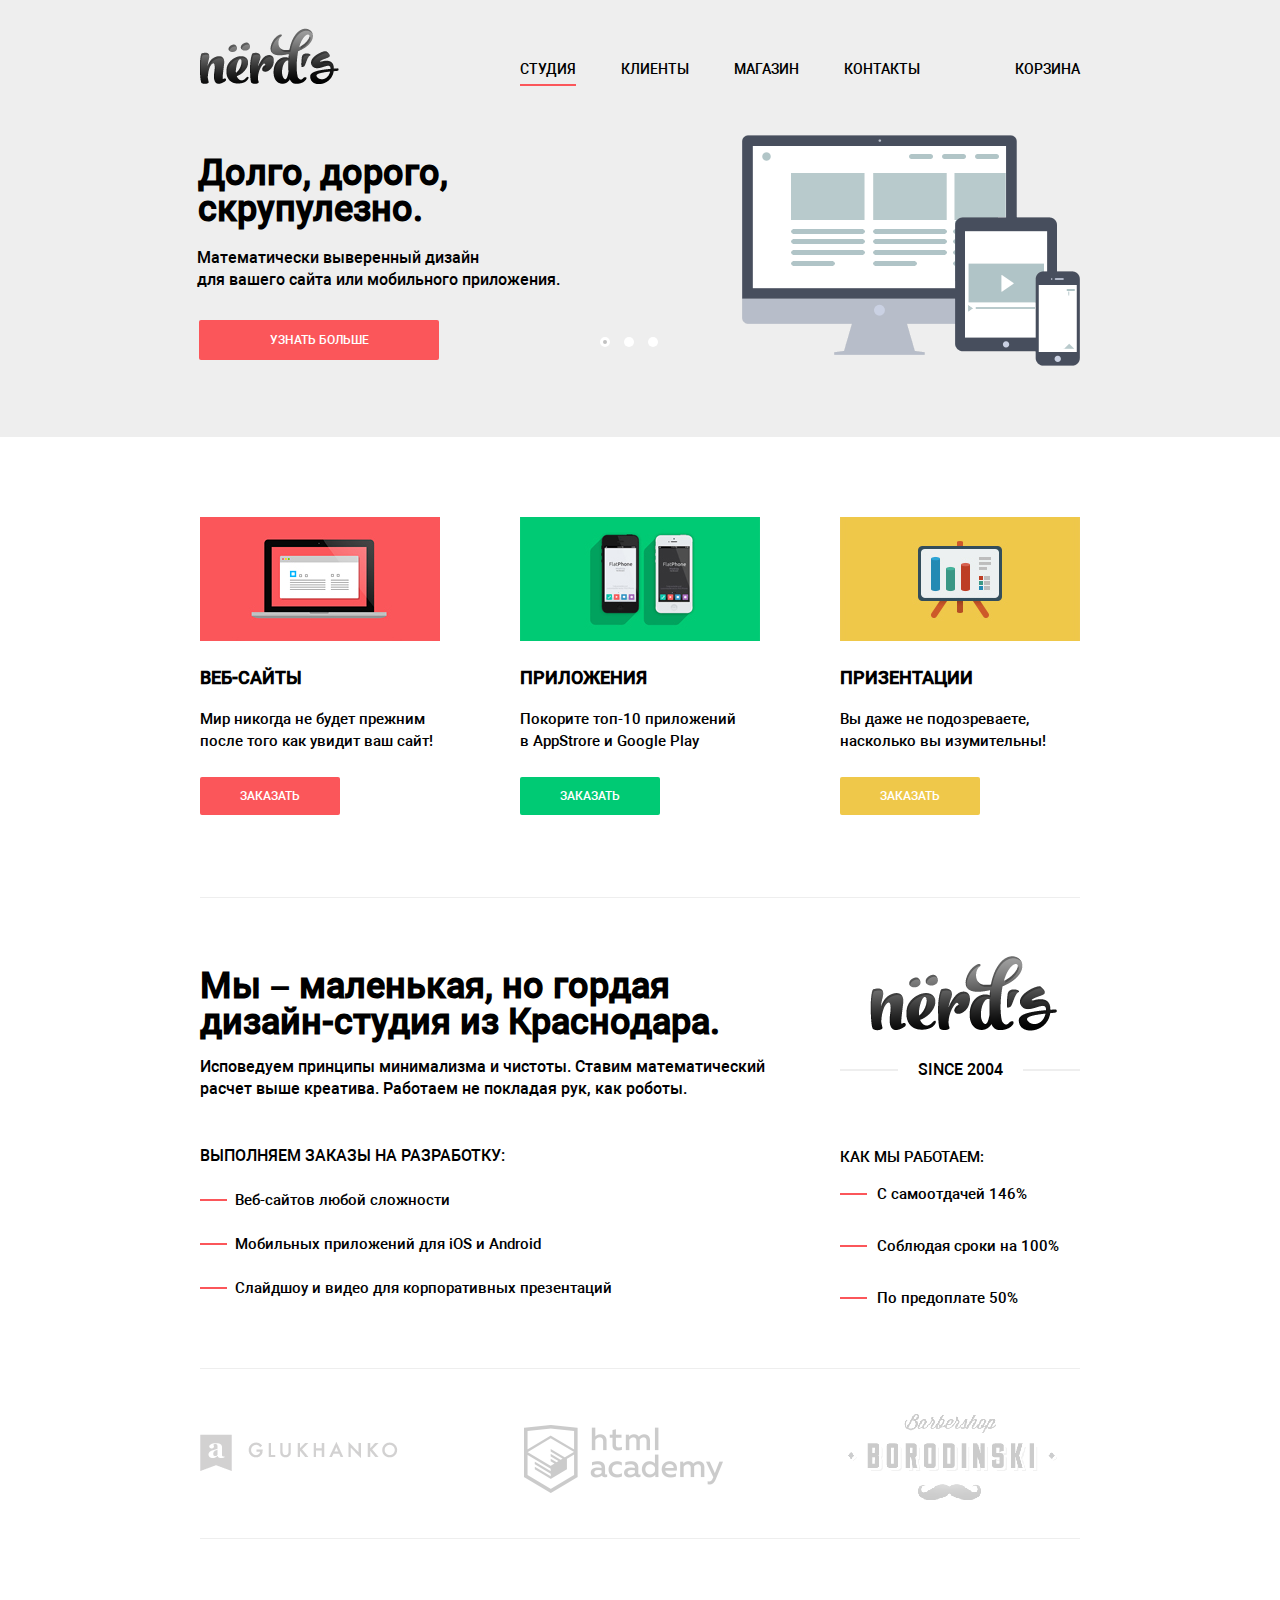
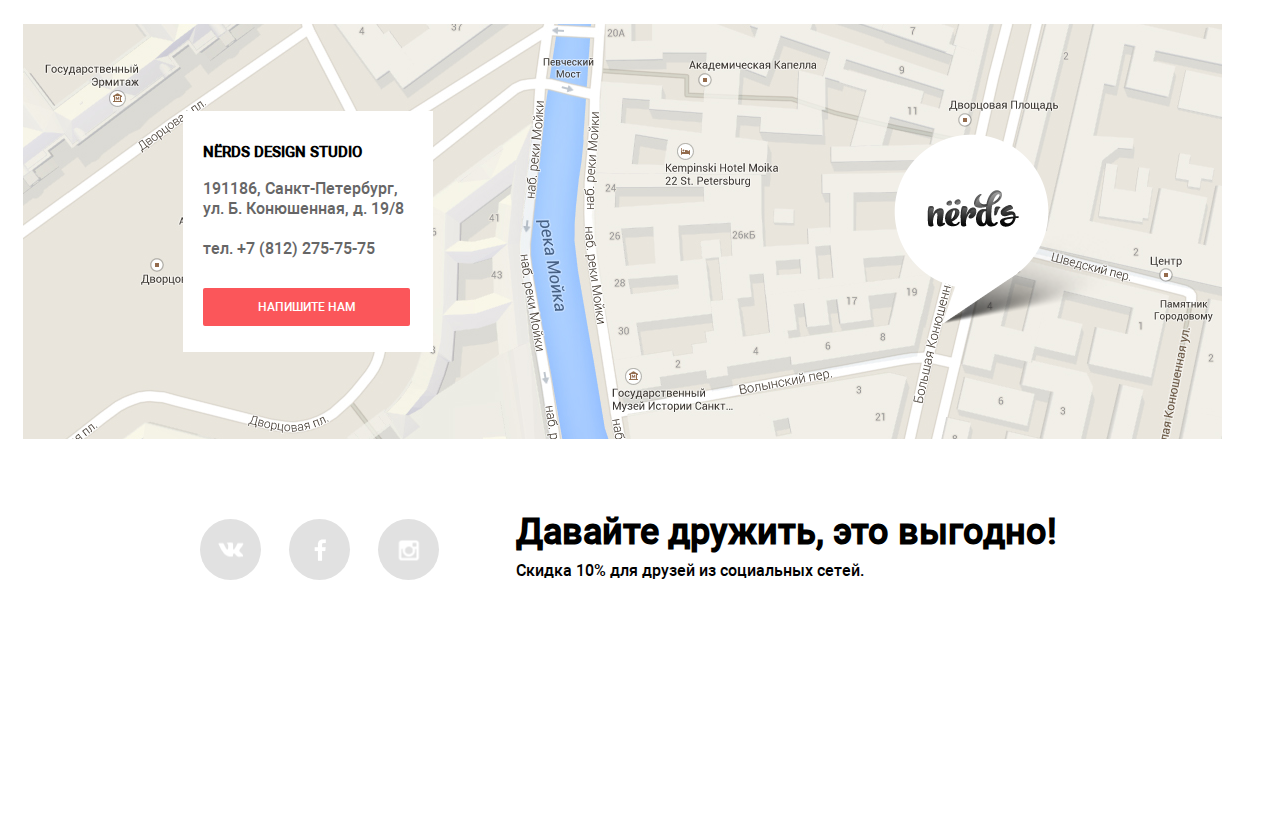
<file: index.html>
<!DOCTYPE html>
<html lang="ru">
<head>
  <meta charset="UTF-8">
  <title>Nerds</title>
  <link rel="stylesheet" href="css/normalize.css">
  <link rel="stylesheet" href="css/style.css">
  
</head>
<body>
<header class="header-main">

  <div class="header-main__wrapper container">
    <div class="header-main__top">


      <div class="header-main__logo">
        <img src="img/logo/logo.png" alt="Логотип фирмы">
      </div>

      <nav class="main-nav">
        <ul class="main-nav__list">
          <li class="main-nav__item">
            <a href="#" class="main-nav__link main-nav__link--main">Студия</a>
          </li>
          <li class="main-nav__item">
            <a href="#" class="main-nav__link">Клиенты</a>
          </li>
          <li class="main-nav__item">
            <a href="catalog.html" class="main-nav__link">Магазин</a>
          </li>
          <li class="main-nav__item">
            <a href="#" class="main-nav__link">Контакты</a>
          </li>
          <li class="main-nav__item">
            <a href="#" class="main-nav__link main-nav__link--basket">Корзина</a>
          </li>
        </ul>  
      </nav>  

    </div>

    <div class="slider container">

      <input class="slider__input slider__input--1" type="radio" id="btn-1" name="toggle" checked>
      <input class="slider__input slider__input--2" type="radio" id="btn-2" name="toggle">
      <input class="slider__input slider__input--3" type="radio" id="btn-3" name="toggle">
    
      <div class="slider__controls">
        <label class="control control--1" for="btn-1"></label>
        <label class="control control--2" for="btn-2"></label>
        <label class="control control--3" for="btn-3"></label>
      </div>
        
      <ul class="slider__list clearfix">
        <li class="slider__item">
          <div class="slider__wrapper">
            <h1 class="slider__title">Долго, дорого,<br> скрупулезно.</h1>
            <p class="slider__text">Математически выверенный дизайн<br>для вашего сайта или мобильного приложения.</p>
            <button class="slider__btn btn" type="submit">узнать больше</button>
          </div>
          <img class="slider__img" src="img/slider/slider1.png" alt="">
        </li>
        <li class="slider__item">
          <div class="slider__wrapper">
            <h1 class="slider__title">Любите ли вы математику,<br> как любим ее мы?</h1>
            <p class="slider__text">Нашим дизайнерам мы удаляем нейроны, ответственные<br>за креатив, чтобы дать им возможность все просчитать</p>
            <button class="slider__btn btn" type="submit">узнать больше</button>
          </div>
          <img class="slider__img" src="img/slider/slider2.png" alt="">
        </li>
        <li class="slider__item">
          <div class="slider__wrapper">
            <h1 class="slider__title">Только наркотики,<br>только хардкор!</h1>
            <p class="slider__text">Все дизайнерские решения в нашей компании принимаются<br>только под воздействием качественных галлюциногенов</p>
            <button class="slider__btn btn" type="submit">узнать больше</button>
          </div>
          <img class="slider__img" src="img/slider/slider3.png" alt="">
        </li>
      </ul>
    </div>
  </div>
</header>


<main class="content-main container">
  
  <section class="wrapper clearfix">

    <div class="services">
      <img src="img/picture/1.jpg" alt="Картика экрана монитора" class="services__img">
      <h3 class="services__title">Веб-сайты</h3>
      <p class="services__text">Мир никогда не будет прежним после того как увидит ваш сайт!</p>
      <button class="services__btn btn">Заказать</button>
    </div>
  
    <div class="services">
      <img src="img/picture/2.jpg" alt="Картинка мобильных телефонов" class="services__img">
      <h3 class="services__title">Приложения</h3>
      <p class="services__text">Покорите топ-10 приложений<br>в AppStrore и Google Play</p>
      <button class="services__btn btn">Заказать</button>
    </div>

    <div class="services">
      <img src="img/picture/3.jpg" alt="Картинка диаграммы" class="services__img">
      <h3 class="services__title">Призентации</h3>
      <p class="services__text">Вы даже не подозреваете,<br>насколько вы изумительны!</p>
      <button class="services__btn btn">Заказать</button>
    </div>

  </section>

  <section class="about-us clearfix">

    <div class="information">
      <h2 class="information__title">Мы &#8211; маленькая, но гордая<br>дизайн-студия из Краснодара.</h2>
      <p class="information__text">Исповедуем принципы минимализма и чистоты. Ставим математический<br>расчет выше креатива. Работаем не покладая рук, как роботы.</p>
      <p class="information__desc">Выполняем заказы на разработку:</p>
      <ul class="information__list">
        <li class="information__item">
          Веб-сайтов любой сложности
        </li>
        <li class="information__item">
          Мобильных приложений для iOS и Android
        </li>
        <li class="information__item">
          Слайдшоу и видео для корпоративных презентаций
        </li>
      </ul>
    </div>

    <div class="working-time">
      <img src="img/logo/logo-2.png" alt="Логотип фирмы" class="working-time__img">
      <div class="working-time__line">
        <p class="working-time__desc">since 2004</p>
      </div>
      <p class="working-time__text">Как мы работаем:</p>
      <ul class="working-time__list">
        <li class="working-time__item">С самоотдачей 146%</li>
        <li class="working-time__item">Соблюдая сроки на 100%</li>
        <li class="working-time__item">По предоплате 50%</li>
      </ul>
    </div>
  </section>

  <section class="product-gallery">
     
    <div class="product-gallery__wrapper">
      <a href="#" class="product-gallery__link">
        <img src="img/logo-firm/1.png" alt="Glukhanko" class="product-gallery__img">
      </a>
    </div>
    <div class="product-gallery__wrapper">
      <a href="#" class="product-gallery__link">
        <img src="img/logo-firm/2.png" alt="Htmlacademy" class="product-gallery__img">
      </a>
    </div>
    <div class="product-gallery__wrapper">
      <a href="#" class="product-gallery__link">
        <img src="img/logo-firm/3.png" alt="Barbershop Borodinski" class="product-gallery__img">
      </a>
    </div>

  </section>


</main>


<footer class="footer-main">
  
  <section class="footer-map">

    <div class="contacts">
      <h4 class="contacts__title">NЁRDS DESIGN STUDIO</h4>
      <p class="contacts__text">191186, Санкт-Петербург,<br>ул. Б. Конюшенная, д. 19/8</p>
      <p class="contacts__desc">тел. +7 (812) 275-75-75</p>
      <button class="contacts__btn  btn">Напишите нам</button>
    </div>

    <div class="footer-logo">
      <img src="img/other-pictures/sign.png" alt="Логотип фирмы" class="footer-logo__sign">
      <img src="img/logo/logo-small.png" alt="Логотип фримы" class="footer-logo__img">
    </div>

   
  </section>

  <section class="footer-bottom container">

    <div class="social">
      <a class="social__link  social__link--vk" href="#"></a>
      <a class="social__link  social__link--fb" href="#"></a>
      <a class="social__link  social__link--in" href="#"></a>
    </div>

    <h2 class="footer-bottom__title">Давайте дружить, это выгодно!</h2>
    <p class="footer-bottom__text">Скидка 10% для друзей из социальных сетей.</p>

  </section>
</footer>


      <div class="modal-content">

        <button class="modal-content__close" type="button" title="Закрыть">Закрыть</button>

        <form class="" action="#" method="post">

            <div class="modal-content__login">
              <label class="modal-content__text" for="user-name">Ваше имя:</label>
              <input class="modal-content__input" id="user-name" type="text" name="login-name" placeholder="Представтесь пожалуйста" required>
            </div>

            <div class="modal-content__email">
              <label class="modal-content__text" for="email-box">Ваш e-mail:</label>
              <input class="modal-content__input"  id="email-box" type="email" name="email" placeholder="Для отправки ответа" required>
            </div>
           
            <div class="modal-content__letter">
              <label class="modal-content__text" for="multiline-field">Текст письма:</label>
              <textarea class="modal-content__textarea" id="multiline-field" name="letter" cols="63" rows="5" placeholder="В свободной форме"></textarea> 
            </div>

            <button class="btn modal-content__btn" type="submit" title="Отправить">Отправить</button>
          
        </form>

      </div>
  <script src="js/script.js"></script>
</body>
</html>
</file>
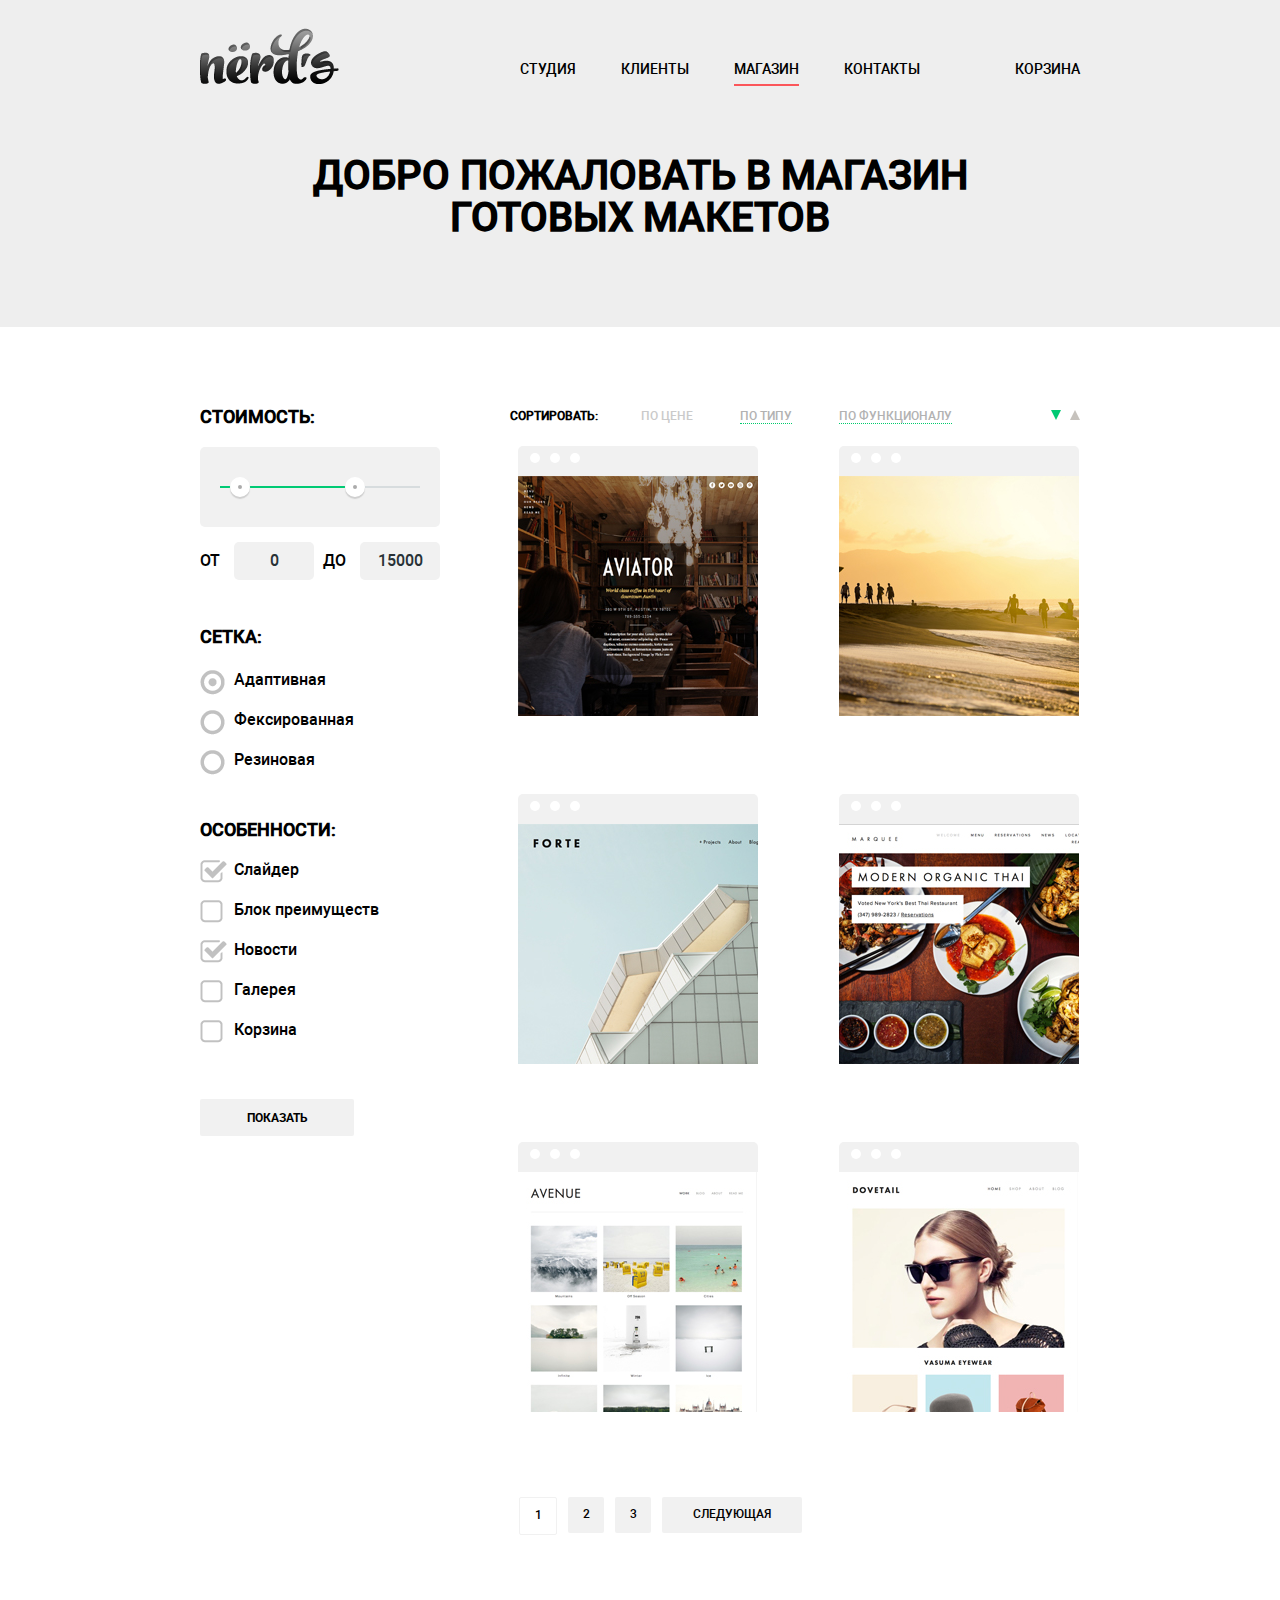
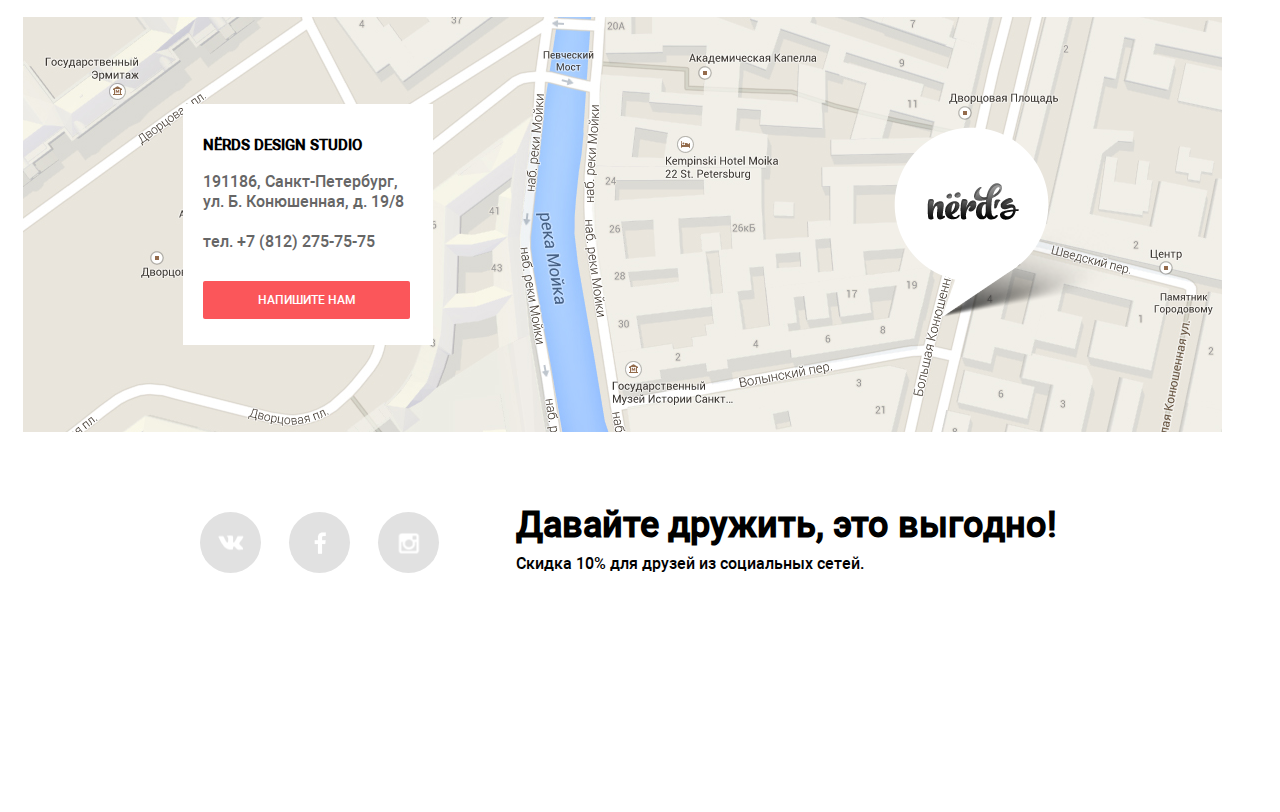
<file: catalog.html>
<!DOCTYPE html>
<html lang="ru">
  <head>
    <meta charset="UTF-8">
    <title>Nerds</title>
    <link rel="stylesheet" href="css/normalize.css">
    <link rel="stylesheet" href="css/style.css">
    <link href="https://fonts.googleapis.com/css?family=Roboto" rel="stylesheet">
  </head>
  <body>

    <header class="header-main header-main--catalog clearfix">

      <div class="header-main__wrapper container">

        <div class="header-main__logo">
          <img src="img/logo/logo.png" alt="Логотип фирмы">
        </div>

        <nav class="main-nav">
          <ul class="main-nav__list">
            <li class="main-nav__item">
              <a href="index.html" class="main-nav__link">Студия</a>
            </li>
            <li class="main-nav__item">
              <a href="#" class="main-nav__link">Клиенты</a>
            </li>
            <li class="main-nav__item">
              <a href="#" class="main-nav__link main-nav__link--catalog">Магазин</a>
            </li>
            <li class="main-nav__item">
              <a href="#" class="main-nav__link">Контакты</a>
            </li>
            <li class="main-nav__item">
              <a href="#" class="main-nav__link main-nav__link--basket">Корзина</a>
            </li>
          </ul>  
        </nav>  

        <h1 class="header-main__title">Добро пожаловать в магазин<br>готовых макетов</h1>
      
      </div>

    </header>


    <main class="content-main container clearfix">
      
      <div class="filter">

        <form action="#" class="filter__form">

          <h2 class="filter__title">Стоимость:</h2>

          <div class="range-filter">

            <div class="range-filter__controls">
              <div class="range-filter__scale"><div style="width:70%;" class="range-filter__bar"></div></div>
              <div class="range-filter__toggle  range-filter__toggle--min"></div>
              <div class="range-filter__toggle  range-filter__toggle--max"></div>
            </div>

            <div class="range-filter__price">
              <label class="range-filter__total range-filter__total--min">от
                <input class="range-filter__input range-filter__input--min" type="text" value="0">
                  <span> </span>
              </label>

              <label class="range-filter__total range-filter__total--max">до
                <input class="range-filter__input range-filter__input--max" type="text" value="15000">
              </label>
            </div>

          </div> 

              
          <div class="mesh">

            <h3 class="mesh__title">Сетка:</h3>

            <input class="mesh__input" type="radio" name="mesh" value="adaptive" id="rd1" checked><label class="mesh__label" for="rd1">Адаптивная</label>

            <input class="mesh__input" type="radio" name="mesh" value="fixed" id="rd2"><label class="mesh__label" for="rd2">Фексированная</label>

            <input class="mesh__input" type="radio" name="mesh" value="elastic" id="rd3"><label class="mesh__label" for="rd3">Резиновая</label>
             
          </div>

              
          <div class="features">

            <h3 class="features__title">Особенности:</h3>

            <input class="features__input" type="checkbox" name="feature1" value="slider" id="chx1" checked><label class="features__label" for="chx1">Слайдер</label>
            <input class="features__input" type="checkbox" name="feature2" value="advantages" id="chx2"><label class="features__label" for="chx2">Блок преимуществ</label>
            <input class="features__input" type="checkbox" name="feature3" value="news" id="chx3" checked><label class="features__label" for="chx2">Новости</label>
            <input class="features__input" type="checkbox" name="feature4" value="gallery" id="chx4"><label class="features__label" for="chx4">Галерея</label>
            <input class="features__input" type="checkbox" name="feature5" value="basket" id="chx5"><label class="features__label" for="chx5">Корзина</label>

          </div>

          <button class="filter__btn btn" type="submit">ПОКАЗАТЬ</button>

        </form>

      </div>

      <div class="catalog-content">

        <div class="catalog-sorting">

          <h3 class="catalog-sorting__title">Сортировать:</h3>

          <ul class="catalog-sorting__list">
            <li class="catalog-sorting__item">
              <a href="#" class="catalog-sorting__link">По цене</a>
            </li>
            <li class="catalog-sorting__item">
              <a href="#" class="catalog-sorting__link">По типу</a>
            </li>
            <li class="catalog-sorting__item">
              <a href="#" class="catalog-sorting__link">По функционалу</a>
            </li>
          </ul>

          <div class="guides">
            <a href="#" class="guides__link"></a>
            <a href="#" class="guides__link"></a>
          </div>

        </div>

        <div class="catalog-designs">
         
         <article class="design">
           <div class="design__price">
             <h4 class="design__title">Aviator</h4>
             <p class="design__text">Одностоничный макет<br>с авторским дизайном</p>
             <button class="design__btn btn">8000р</button>
           </div>
           <div class="design__header">
             <div class="design__circles"></div>
             <div class="design__circles"></div>
             <div class="design__circles"></div>
           </div>
           <img src="img/photo/photo1.jpg" alt="Макет AVIATOR" class="design__img">
         </article>

         <article class="design">
           <div class="design__price">
             <h4 class="design__title">Sunset</h4>
             <p class="design__text">Интернет магазин<br>с личным кабинетом</p>
             <button class="design__btn btn">10000р</button>
           </div>
           <div class="design__header">
             <div class="design__circles"></div>
             <div class="design__circles"></div>
             <div class="design__circles"></div>
           </div>
           <img src="img/photo/photo2.jpg" alt="Макет SUNSET" class="design__img">
         </article>

         <article class="design">
           <div class="design__price">
             <h4 class="design__title">Forte</h4>
             <p class="design__text">Отличный макет<br>для личного блога</p>
             <button class="design__btn btn">5000р</button>
           </div>
           <div class="design__header">
             <div class="design__circles"></div>
             <div class="design__circles"></div>
             <div class="design__circles"></div>
           </div>
           <img src="img/photo/photo3.jpg" alt="Макет FORTE" class="design__img">
         </article>

         <article class="design">
           <div class="design__price">
             <h4 class="design__title">Modern organic<br>thai</h4>
             <p class="design__text">Сайт для ресторана<br>быстрого питания</p>
             <button class="design__btn btn">12000р</button>
           </div>
           <div class="design__header">
             <div class="design__circles"></div>
             <div class="design__circles"></div>
             <div class="design__circles"></div>
           </div>
           <img src="img/photo/photo4.jpg" alt="Макет MODERN ORGANIC" class="design__img">
         </article>

         <article class="design">
           <div class="design__price">
             <h4 class="design__title">Avenue</h4>
             <p class="design__text">Макет для блога<br>о путешествиях</p>
             <button class="design__btn btn">8000р</button>
           </div>
           <div class="design__header">
             <div class="design__circles"></div>
             <div class="design__circles"></div>
             <div class="design__circles"></div>
           </div>
           <img src="img/photo/photo5.jpg" alt="Макет AVENUE" class="design__img">
         </article>

         <article class="design">
           <div class="design__price">
             <h4 class="design__title">Dovitail</h4>
             <p class="design__text">Интернет-магазин<br>с галереей товаров</p>
             <button class="design__btn btn">14000р</button>
           </div>
           <div class="design__header">
             <div class="design__circles"></div>
             <div class="design__circles"></div>
             <div class="design__circles"></div>
           </div>
           <img src="img/photo/photo6.jpg" alt="Макет Dovetail" class="design__img">
         </article>

        </div>

        <div class="catalog-paginator">
          
          <a href="catalog.html" class="catalog-paginator__link current">1</a>
          <a href="#"  class="catalog-paginator__link">2</a>
          <a href="#"  class="catalog-paginator__link">3</a>
          <a href="#"  class="catalog-paginator__link">Следующая</a>

        </div>

      </div>

    </main>

    <footer class="footer-main footer-main--catalog">
  
      <section class="footer-map">

        <div class="contacts">
          <h4 class="contacts__title">NЁRDS DESIGN STUDIO</h4>
          <p class="contacts__text">191186, Санкт-Петербург,<br>ул. Б. Конюшенная, д. 19/8</p>
          <p class="contacts__desc">тел. +7 (812) 275-75-75</p>
          <button class="contacts__btn  btn">Напишите нам</button>
        </div>

        <div class="footer-logo">
          <img src="img/other-pictures/sign.png" alt="Логотип фирмы" class="footer-logo__sign">
          <img src="img/logo/logo-small.png" alt="Логотип фирмы" class="footer-logo__img">
        </div>

   
      </section>

      <section class="footer-bottom container">

        <div class="social">
          <a class="social__link  social__link--vk" href="#"></a>
          <a class="social__link  social__link--fb" href="#"></a>
          <a class="social__link  social__link--in" href="#"></a>
        </div>

        <h2 class="footer-bottom__title">Давайте дружить, это выгодно!</h2>
        <p class="footer-bottom__text">Скидка 10% для друзей из социальных сетей.</p>

      </section>

    </footer>


  </body>
</html>
</file>
<file: css/style.css>
html,
body {
    min-width: 960px;
    margin: 0;
    padding: 0;
    font-size: 15px;
    line-height: 22px;
    font-weight: normal;
    font-family: "RobotoMedium", "Roboto", "Arial", sans-serif;
    color: #000;
}
.clearfix::after {
  content: "";
  display: table;
  clear: both;
}
.container {
    width: 880px;
    padding: 0 10px;
    margin: 0 auto;
}
@font-face {
  font-family: "RobotoMedium";
  src: url("../fonts/web/robotomedium.woff") format("woff"); }

@font-face {
  font-family: "Roboto";
  src: url("../fonts/web/roboto.woff") format("woff"); }






/*стилизация для index*/

.header-main {
  background-color: #eee;
  min-height: 437px;
}

.header-main__logo{
    float: left;
    width: 300px;
    height: 72px;
    padding-top: 28px;
    padding-bottom: 55px;
}

.main-nav {
    float: right;
    width: 560px;
    height: 42px;
    
    padding-top: 54px;
    
}

.main-nav__list {
    padding: 0;
    margin: 0;
    font-size: 0;
}

.main-nav__item {
    display: inline-block;
    
    padding-right: 45px;
    font-size: 14px;
    line-height: 30px;
    font-family: "RobotoMedium", "Roboto", "Arial", sans-serif;
    vertical-align: top;    
}

.main-nav__item:nth-child(4) {
    padding-right: 40px;
}

.main-nav__link {
    display: block;
   
    height: 30px;
    text-decoration: none;
    text-transform: uppercase;
    font-size: 14px;
    line-height: 30px;
   
    color: #000;
}

.main-nav__item:last-child {
    padding-right: 0;
}
.main-nav__link--basket {
    position: relative;
    padding-left: 55px;
} 

.main-nav__link--basket::befor {
    content: "";
    position: absolute;
    top: 0;
    left: 0;
    width: 15px;
    height: 15px;
    background: #000 url("../img/sprite/sprite.png") no-repeat;
    background-position: -5px -5px;
    opacity: 0.3;
}

.main-nav__link:hover {
    color: #fb565a;
}

.main-nav__link:active {
    color: #8f8f8f;
}

.main-nav__link--main {
    border-bottom: 2px solid #fb565a;
}

.main-nav__link--catalog {
    border-bottom: 2px solid #fb565a;
}

.slider {
   clear: both;
   height: 280px;
   position: relative;
   z-index: 10;
}

.slider__list {
   padding: 0;
   margin: 0;
   margin-left: -20px;
}

.slider__wrapper {
  float: left;

}

.slider__title {
  margin: 0;
  margin-left: 8px;
  font-size: 36px;
  line-height: 36px;
  font-family: "RobotoMedium", "Roboto", "Arial", sans-serif;
}

.slider__text {
    margin-top: 20px;
    margin-bottom: 29px;
    margin-left: 7px;
    font-size: 16px;
    line-height: 22px;
}

.btn {
    border: none;
    border-radius: 2px;
    font-size: 12px;
    line-height: 18px;
    text-transform: uppercase;
}


.slider__btn {
    width: 240px;
    height: 40px;
    margin-left: 9px;
    text-transform: uppercase;
    background-color: #fb565a;
    color: #fff;
}


.slider__btn:hover {
    background-color: #d6494d;
}


.slider__btn:active {
    background-color: #b63538;
}


.slider__img {
    float: right;
    margin-right: 10px;
    margin-top: -20px;  
}



.slider__item:nth-child(2) .slider__img {
    margin-right: 20px;
    margin-top: -15px;
}

.slider__item:nth-child(3) .slider__img {
    margin-right: 19px;
    margin-top: -37px;
}

.slider__input {
    display: none;

}

.slider__controls {
    position: absolute;
    bottom: 82px;
    left: 400px;
    z-index: 20;
}

.control {
    display: inline-block;
    width: 10px;
    height: 10px;
    margin-right: 10px;
    background-color: #fff;
    border-radius: 50%;
}


.slider__item {
    display: none;
}

.slider__input--1:checked ~  .slider__list .slider__item:nth-child(1) {
    display: block;
}

.slider__input--2:checked ~  .slider__list .slider__item:nth-child(2) {
    display: block;
}

.slider__input--3:checked ~  .slider__list .slider__item:nth-child(3) {
    display: block;
}

.slider__input--1:checked ~  .slider__controls .control--1, 
.slider__input--2:checked ~  .slider__controls .control--2,
.slider__input--3:checked ~  .slider__controls .control--3 {
    width: 4px;
    height: 4px;
    border: 3px solid #fff;
    background-color: #c1c1c1;
}






.wrapper{
    min-height: 380px;
}


.services {
    display: inline-block;
    width: 240px;
    height: 380px;
    margin-top: 80px;
    margin-right: 76px;
}


.services__title {
    text-transform: uppercase;
    margin: 0;
    margin-top: 16px;
    font-size: 18px;
    line-height: 30px;
    font-family: "RobotoMedium", "Roboto", "Arial", sans-serif;
}

.services__text {
    font-size: 15px;
    line-height: 22px;
    font-family: "RobotoMedium", "Roboto", "Arial", sans-serif;
}

.services:last-child {
    margin-right: 0;
}


.services__btn {
    width: 140px;
    height: 38px;
    margin-top: 10px;
    color: #fff;
}

.services:nth-child(1) .services__btn {
   background-color: #fb565a;
  
}

.services:nth-child(1) .services__btn:hover {
    background-color: #d6494d;
}

.services:nth-child(1) .services__btn:active {
    background-color: #b63538;
}

.services:nth-child(2) .services__btn {
   background-color: #00ca74;
}

.services:nth-child(2) .services__btn:hover {
    background-color: #01a25e;
}

.services:nth-child(2) .services__btn:active {
    background-color: #009053;
}

.services:nth-child(3) .services__btn {
   background-color: #efc84a;
}

.services:nth-child(3) .services__btn:hover {
    background-color: #d6ae2c;
}

.services:nth-child(3) .services__btn:active {
    background-color: #c09b24;
}


.about-us {
    min-height: 400px;
    padding-top: 70px;
    border-top: 1px solid #eee;
    border-bottom: 1px solid #eee;
}

.information {
    float: left;
}


.information__title {
    margin: 0;
    font-size: 36px;
    line-height: 36px;
    font-family: "RobotoMedium", "Roboto", "Arial", sans-serif;
}

.information__text {
    margin: 0;
    margin-top: 16px;
    font-size: 16px;
    line-height: 22px;
    font-family: "RobotoMedium", "Roboto", "Arial", sans-serif;
    font-weight: lighter;
}

.information__desc {
    margin: 0;
   margin-top: 45px;
   font-size: 16px;
   line-height: 22px;
   font-family: "RobotoMedium", "Roboto", "Arial", sans-serif;
   text-transform: uppercase;
}

.information__list {
    margin: 0;
    padding: 0;
    margin-top: 22px;
}

.information__item {
    list-style: none;
    padding-left: 35px;
    position: relative;
    margin-bottom: 22px;
}

.information__item::before {
    content: "";
    position: absolute;
    top: 10px;
    left: 0;
    display: block;
    width: 25px;
    border: 1px solid #fb565a;
}


.working-time {
    float: right;
    position: relative;
    margin-top: -12px;
    width: 240px;
}

.working-time__img {
    padding-bottom: 40px;

    margin-left: 30px;
     
}

.working-time__line {
    text-align: center;
}

.working-time__desc {
   margin: 0;
   position: relative;
   top: -18px;
   display: inline-block;
   padding-right: 20px;
   padding-left: 20px;
   font-size: 16px;
   line-height: 8,5px;
   font-family: "RobotoMedium", "Roboto", "Arial", sans-serif;
   text-transform: uppercase;
   background-color: #fff;
   z-index: 2;
}

.working-time__line::after {
    content: "";
    display: block;
    position: relative;
    top: -30px;
    border-bottom: 2px solid #eee;
    z-index: 1;
}



.working-time__text {
    text-transform: uppercase;
    padding-top: 30px;
}

.working-time__list {
    position: relative;
    margin: 0;
    padding: 0;

}

.working-time__item {
    list-style-type: none;
    padding-left: 37px;
    margin-bottom: 30px;
    position: relative;

}

.working-time__item::before {
    content: "";
    position: absolute;
    top: 10px;
    left: 0;
    display: block;
    width: 25px;
    border: 1px solid #fb565a;
}


.product-gallery {
    clear: both;
    width: 880px;
    min-height: 169px;
    border-bottom: 1px solid #eee;
} 

.product-gallery__wrapper {
    display: inline-block;
    vertical-align: top;
    width: 230px;
    height: 165px;
    margin-right: 90px;
    opacity: 0.2;
}

.product-gallery__wrapper:last-child {
    margin-right: 0;
}

.product-gallery__link {
    text-decoration: none;
}


.product-gallery__wrapper:nth-child(1) .product-gallery__img {
  margin-top: 65px;
}

.product-gallery__wrapper:nth-child(2) .product-gallery__img {
  margin-top: 56px;
}

.product-gallery__wrapper:nth-child(3) .product-gallery__img {
  margin-top: 45px;
}

.product-gallery__wrapper:nth-child(1):hover,
.product-gallery__wrapper:nth-child(2):hover,
.product-gallery__wrapper:nth-child(3):hover {
  opacity: 1;
}

.product-gallery__wrapper:nth-child(1):active,
.product-gallery__wrapper:nth-child(2):active,
.product-gallery__wrapper:nth-child(3):active {
  opacity: 1;
}



.footer-main {
    padding-top: 85px;

}

.footer-map {
    position: relative;
    min-height: 415px;
    background: url("../img/other-pictures/map.jpg") no-repeat;
    margin-left: 23px;
}

.contacts{
    float: left;
    width: 230px;
    height: 211px;
    margin-top: 87px;
    margin-left: 160px;
    padding-top: 30px;
    padding-left: 20px;
    background-color: #fff;
}

.contacts__title {
    margin: 0;
    
}

.contacts__text {
    margin-bottom: 20px;
    font-size: 16px;
    line-height: 20px;
    font-family: "RobotoMedium", "Roboto", "Arial", sans-serif;
    color: #666;
}

.contacts__desc {
    margin: 0;
    margin-bottom: 29px;
    font-size: 16px;
    line-height: 20px;
    font-family: "RobotoMedium", "Roboto", "Arial", sans-serif;
    color: #666;
}

.contacts__btn {
    width: 207px;
    height: 38px;

    color: #fff;
    background-color: #fb565a;
}

.contacts__btn:hover {
    background-color: #d6494d;
}

.contacts__btn:active {
    background-color: #b63538;
}

.footer-logo {
    float: right;
    position: relative;
    width: 166px;
    height: 195px;
    margin-top: 110px;
    margin-right: 220px;
}

.footer-logo__img {
    position: absolute;
    top: 56px;
    left: 33px;
}

.footer-bottom {
    padding-top: 80px;
}


.social {
    float: left;
    width: 316px;
    min-height: 300px;
}


.social__link {
    display: inline-block;
    width: 61px;
    height: 61px;
    vertical-align: top;
    text-align: center;
    position: relative;
    margin-right: 24px;
    background-color: #e1e1e1;
    border-radius: 50%;
}

.social__link::before {
    content: "";
    position: absolute;
    top: 50%;
    left: 50%;
    transform: translate(-50%, -50%);
    background-image: url("../img/sprite/sprite.png");
    background-repeat: no-repeat;
}

.social__link--vk::before {
    width: 26px;
    height: 15px;
    background-position: -5px -254px;
}
.social__link--fb::before {
    width: 12px;
    height: 22px;
    background-position: -5px -191px;
}
.social__link--in::before {
    width: 21px;
    height: 21px;
    background-position: -5px -223px;
}

.social__link:hover {
    background-color: #fb565a;
}

.social__link:active {
    background-color: #d6494d;
}


.footer-bottom__title {
    margin: 0;
    margin-top: -5px;
    font-size: 36px;
    line-height: 36px;
    font-family: "RobotoMedium", "Roboto", "Arial", sans-serif;
}

.footer-bottom__text {
    margin: 0;
    margin-top: 10px;
    font-size: 16px;
    line-height: 22px;
    font-family: "RobotoMedium", "Roboto", "Arial", sans-serif;
}


/*catalog.html*/

.header-main--catalog {
    min-height: 327px;
    margin-bottom: 70px;
}

.header-main__title {
    font-size: 40px;
    clear: both;
    text-align: center;
    margin: 0;
    line-height: 42px;
    font-family:  "RobotoMedium", "Roboto", "Arial", sans-serif;
    text-transform: uppercase;
}

.filter {
    float: left;
    width: 290px;
    margin-right: 20px;
}

.filter__title {
    margin: 0;
    padding-top: 5px;
    margin-bottom: 15px;
    font-size: 18px;
    line-height: 30px;
    font-family: "RobotoMedium", "Roboto", "Arial", sans-serif;
    text-transform: uppercase;
}

.range-filter {
    width: 240px;
    position: relative;
    margin-bottom: 45px;
}

.range-filter__controls {
    position: relative;
    height: 80px;
    margin-bottom: 15px;
    padding: 0 20px;
    background: #f1f1f1;
    border-radius: 5px;
    overflow: hidden;
}

.range-filter__scale {
    margin-top: 39px;
    height: 2px;
    background: #d7dcde;
}

.range-filter__bar {
    height: 2px;
    background: #00ca74;
}

.range-filter__toggle  {
    position: absolute;
    top: 30px;
    left: 30px;
    width: 4px;
    height: 4px;
    border: 8px solid #fff;
    background: #ababab;
    border-radius: 50%;
    box-shadow: 0 2px 1px 0 #cfcfcf;
}


.range-filter__toggle--max {
    left: 145px;

}

.range-filter__input {
    width: 60px;
    padding: 8px 10px;
    margin-left: 10px;
    border: none;
    background: #f1f1f1;
    font-size: 16px;
    line-height: 22px;
    font-family: "RobotoMedium", "Roboto", "Arial", sans-serif;
    text-align: center;
    color: #283136;
    border-radius: 5px;
}

.range-filter__total {
    font-size: 16px;
    line-height: 22px;
    font-family: "RobotoMedium", "Roboto", "Arial", sans-serif;
    text-transform: uppercase;
}

.range-filter__total--min {
    position: absolute;
    left: 0;
}

.range-filter__total--max{
    position: absolute;
    right: 0;
}

.mesh {
    padding-top: 32px;
    margin-bottom: 45px;
}

.mesh__title {
    font-size: 18px;
    line-height: 30px;
    font-family: "RobotoMedium", "Roboto", "Arial", sans-serif;
    text-transform: uppercase;
}

.mesh__input {
    display: none;
}

.mesh__label {
    display: block;
    position: relative;
    padding-left: 34px;
    margin-bottom: 20px;
    font-size: 16px;
    line-height: 20px;
    font-family: "RobotoMedium", "Roboto", "Arial", sans-serif;
    cursor: pointer;
}

.mesh__label::before {
    content: "";
    position: absolute;
    top: 0;
    left: 0;
    background-image: url("../img/sprite/sprite.png");
    background-repeat: no-repeat;
    width: 25px;
    height: 25px;
    background-position: -5px -121px;
    cursor: pointer;
}

.mesh__input:checked + .mesh__label::before {
    content: "";
    position: absolute;
    top: 0;
    left: 0;
    background-image: url("../img/sprite/sprite.png");
    background-repeat: no-repeat;
    width: 25px;
    height: 25px;
    background-position: -5px -156px;
    cursor: pointer;
}

.features__title {
    margin: 0;
    margin-bottom: 15px;
    font-size: 18px;
    line-height: 30px;
    font-family: "RobotoMedium", "Roboto", "Arial", sans-serif;
    text-transform: uppercase;
}

.features__input {
    display: none;
}

.features__label {
    display: block;
    position: relative;
    padding-left: 34px;
    margin-bottom: 20px;
    font-size: 16px;
    line-height: 20px;
    font-family: "RobotoMedium", "Roboto", "Arial", sans-serif;
    cursor: pointer;
}

.features__label::before {
    content: "";
    position: absolute;
    top: 0;
    left: 0;
    background-image: url("../img/sprite/sprite.png");
    background-repeat: no-repeat;
    width: 23px;
    height: 23px;
    background-position: -5px -55px;
    cursor: pointer;
}

.features__input:checked + .features__label::before {
    content: "";
    position: absolute;
    top: 0;
    left: 0;
    background-image: url("../img/sprite/sprite.png");
    background-repeat: no-repeat;
    width: 27px;
    height: 23px;
    background-position: -5px -88px;
    cursor: pointer;   
}

.filter__btn {
    width: 154px;
    height: 37px;
    margin-top: 39px;
    font-size: 12px;
    line-height: 18px;
    font-family: "Roboto", "Arial", sans-serif;
    font-weight: bold;
    background-color: #f1f1f1;
    color: #000;
}

.filter__btn:hover {
    background-color: #e5e5e5;
}

.filter__btn:active {
    border-top: 3px solid #b5b5b5;

    background-color: #d5d5d5;
}



.catalog-content {
    float: right;
    width: 570px;
    margin-bottom: 18px;
}

.catalog-sorting {
    width: 570px;
    min-height: 49px;
}

.catalog-sorting__title {
    float: left;
    margin: 0;
    margin-top: 10px;
    font-size: 12px;
    line-height: 18px;
    font-family: "RobotoMedium", "Roboto", "Arial", sans-serif;
    text-transform: uppercase;
}

.catalog-sorting__list {
    float: left;
    margin: 0;
    padding: 0;
    padding-top: 7px;
}

.catalog-sorting__item {
    display: inline-block;
    vertical-align: top;
    margin-left: 43px;

    
}

.catalog-sorting__link {
    text-decoration: none;
    text-transform: uppercase;
    font-size: 12px;
    line-height: 18px;
    font-family: "RobotoMedium", "Roboto", "Arial", sans-serif;
    color: #b2b2b2;
    border-bottom: 1px dotted #00ca6c;
}

.catalog-sorting__item:first-child .catalog-sorting__link {
    color: #cacaca;
    border-bottom: none;
}

.guides{
    float: right;
    position: relative;
    padding-top: 7px;
}

.guides__link {
    display: inline-block;
    margin-right: 5px;
    text-decoration: none;
}

.guides__link:first-child {
    width: 0;
    height: 0;
    border-left: 5px solid transparent;
    border-right: 5px solid transparent;
    border-top: 10px solid #00ca74;
    border-bottom: #fff;
}

.guides__link:last-child {
    width: 0;
    height: 0;
    border-left: 5px solid transparent;
    border-right: 5px solid transparent;
    border-bottom: 10px solid #c6c2bd;
    margin: 0;
}

.guides__link:first-child:hover {
    border-top: 10px solid #b5b5b5;
}

.guides__link:last-child:hover {
    border-bottom: 10px solid #c6c2bd;
}

.guides__link:first-child:active {
    border-top: 10px solid #000;
}

.guides__link:last-child:active {
    border-bottom: 10px solid #000;
}




.catalog-designs {
    padding-left: 8px;
}

.design {
    display: inline-block;
    position: relative;
    vertical-align: top;
    width: 240px;
    height: 270px;
    margin-right: 77px;
    margin-bottom: 78px;
}

.design:nth-child(2n) {
    margin-right: 0;
}

.design__header {
    position: relative;
    width: 228px;
    height: 30px;
    padding-left: 12px;
    border-radius: 5px 5px 0 0;
    background-color: #f1f1f1;
}


.design__circles {
    display: inline-block;
    vertical-align: middle;
    width: 10px;
    height: 10px;
    margin-right: 6px;
    border-radius: 50%;
    background-color: #fff;
}


.design .design__price {
    display: none;
}

.design:hover .design__price {
    display: block;
}


.design:hover .design__header {
    background-color: #797979;
}


.design__price {
    position: absolute;
    top: 50px;
    left: 20px;
    width: 200px;
    height: 200px;
    background-color: #fff;

}

.design__title {
    margin: 0;
    text-align: center;
    margin-top: 34px;
    font-size: 18px;
    line-height: 8,5px;
    font-family: "RobotoMedium", "Roboto", "Arial", sans-serif;
    text-transform: uppercase;
}

.design__text {
    margin: 0;
    margin-top: 25px;
    text-align: center;
    text-transform: uppercase;
    font-size: 14px;
    line-height: 18px;
    font-family: "RobotoMedium", "Roboto", "Arial", sans-serif;
}

.design__btn {
    width: 140px;
    height: 38px;
    margin-top: 30px;
    margin-left: 30px;
    text-align: center;
    background-color:  #fb565a;
    color: #fff;
}

.design__btn:hover {
   background-color:  #d6494d;
}


.design__btn:active {
   background-color:  #b63538;
}

.design:nth-child(4) .design__text {
   margin-top: 10px;
}

.design:nth-child(4) .design__btn  {
   margin-top: 15px;
}

.catalog-paginator__link {
    display: inline-block;
    vertical-align: top;
    width: 36px;
    height: 28px;
    padding-top: 8px;
    margin-right: 7px;
    text-align: center;
    background-color: #f1f1f1;
    border-radius: 2px;
    text-decoration: none;
    font-size: 12px;
    line-height: 18px;
    font-family: "RobotoMedium", "Roboto", "Arial", sans-serif;
    color: #000;
    text-transform: uppercase;
}

.current {
    background-color: #fff;
    border: 1px solid #f1f1f1;
}

.catalog-paginator{
   margin-top: 7px;
   margin-left: 9px;
}


.catalog-paginator__link:last-child {
    width: 140px;
}

.catalog-paginator__link:hover  {
   background-color: #e5e5e5;
}

.catalog-paginator__link:active  {
   border-top: 3px solid #b5b5b5;
   background-color: #d5d5d5;
}


.footer-main--catalog {
    padding-top: 64px;
}

/*спрайт*/

.sprite {
    background-image: url(spritesheet.png);
    background-repeat: no-repeat;
    display: block;
}

.sprite--icon-basket {
    width: 15px;
    height: 15px;
    background-position: -5px -5px;
}

.sprite--icon-basket-red {
    width: 15px;
    height: 15px;
    background-position: -5px -30px;
}

.sprite--icon-check-off {
    width: 23px;
    height: 23px;
    background-position: -5px -55px;
}

.sprite--icon-check-on {
    width: 27px;
    height: 23px;
    background-position: -5px -88px;
}

.sprite--icon-circle {
    width: 25px;
    height: 25px;
    background-position: -5px -121px;
}

.sprite--icon-circle-dot {
    width: 25px;
    height: 25px;
    background-position: -5px -156px;
}

.sprite--icon-facebook {
    width: 12px;
    height: 22px;
    background-position: -5px -191px;
}

.sprite--icon-instagramm {
    width: 21px;
    height: 21px;
    background-position: -5px -223px;
}

.sprite--icon-vk {
    width: 26px;
    height: 15px;
    background-position: -5px -254px;
}





/*модальное окно*/

.modal-content {
    display: none;
    position: fixed;
    top: 80px;
    left: 322px;
    width: 480px;
    
    padding: 55px 80px;
    
    background-color: #fff;
    color: #000;
    box-shadow: 0 10px 40px 0px rgba(5,5,5,0.5);
    z-index: 40;
}


.modal-content--show {
    display: block;
}


.modal-content__close {
    position: absolute;
    top: 2440px;
    left: 650px;
}

.modal-content__login {
    float: left;

}
.modal-content__email {
    float: right;

}
.modal-content__letter {
    clear: both;
    width: 460px;
    padding-top: 24px;

}


.modal-content__input {
    width: 202px;
    height: 34px;
    border: 2px solid #d7dcde;
    border-radius: 2px;
    padding-left: 14px;
    font-size: 12px;
    line-height: 18px;
    font-family: "RobotoMedium", "Roboto", "Arial", sans-serif;
    font-weight: normal;
    text-transform: uppercase;
    color: #000;

}

.modal-content__input::-webkit-input-placeholder {
    color: #000;
}
.modal-content__input:-moz-placeholder {
    color: #000;
}
.modal-content__input::-moz-placeholder  {
    color: #000;
}
.modal-content__input:-ms-input-placeholder  {
    color: #000;
}






.modal-content__text {
    display: block;
    margin-bottom: 13px;
    font-size: 16px;
    line-height: 18px;
    font-family: "RobotoMedium", "Roboto", "Arial", sans-serif;
    font-weight: normal;
}

.modal-content__textarea {
    width: 463px;
    height: 110px;
    padding: 0;
    padding-top: 10px;
    padding-left: 14px;
    font-size: 12px;
    line-height: 18px;
    font-family: "RobotoMedium", "Roboto", "Arial", sans-serif;
    font-weight: normal;
    border: 2px solid #d7dcde;
    border-radius: 2px;
    text-transform: uppercase;
    color: #000;
}


.modal-content__textarea::-webkit-input-placeholder {
    color: #000;
}
.modal-content__textarea:-moz-placeholder {
    color: #000;
}
.modal-content__textarea::-moz-placeholder  {
    color: #000;
}
.modal-content__textarea:-ms-input-placeholder  {
    color: #000;
}



.modal-content__btn {
    width: 480px;
    height: 38px;
    margin-top: 47px;
    border: none;
    outline: none;
    padding: 0;
    font-size: 12px;
    line-height: 18px;
    font-family: "RobotoMedium", "Roboto", "Arial", sans-serif;
    font-weight: normal;
    color: #fff;
    text-transform: uppercase;
    background-color: #fb565a;
}
.modal-content__btn:hover {
    background-color: #b22832;
}
.modal-content__btn:active {
    background-color: #b22832;
}
.modal-content__close {
    position: absolute;
    top: 10px;
    left: 590px;
    width: 40px;
    height: 40px;
    border-radius: 50%;

    background-color: #fb565a;
    font-size: 0;
    border: 0;
    outline: 0;
    cursor: pointer;
}
.modal-content__close::before,
.modal-content__close::after {
  content: "";
  position: absolute;
  top: 18px;
  left: 6px;
  width: 27px;
  height: 3px;
  background-color: #fff;
  border-radius: 1px;
}
.modal-content__close::before {
  transform: rotate(45deg);
}

.modal-content__close::after {
  transform: rotate(-45deg);
}
</file>
